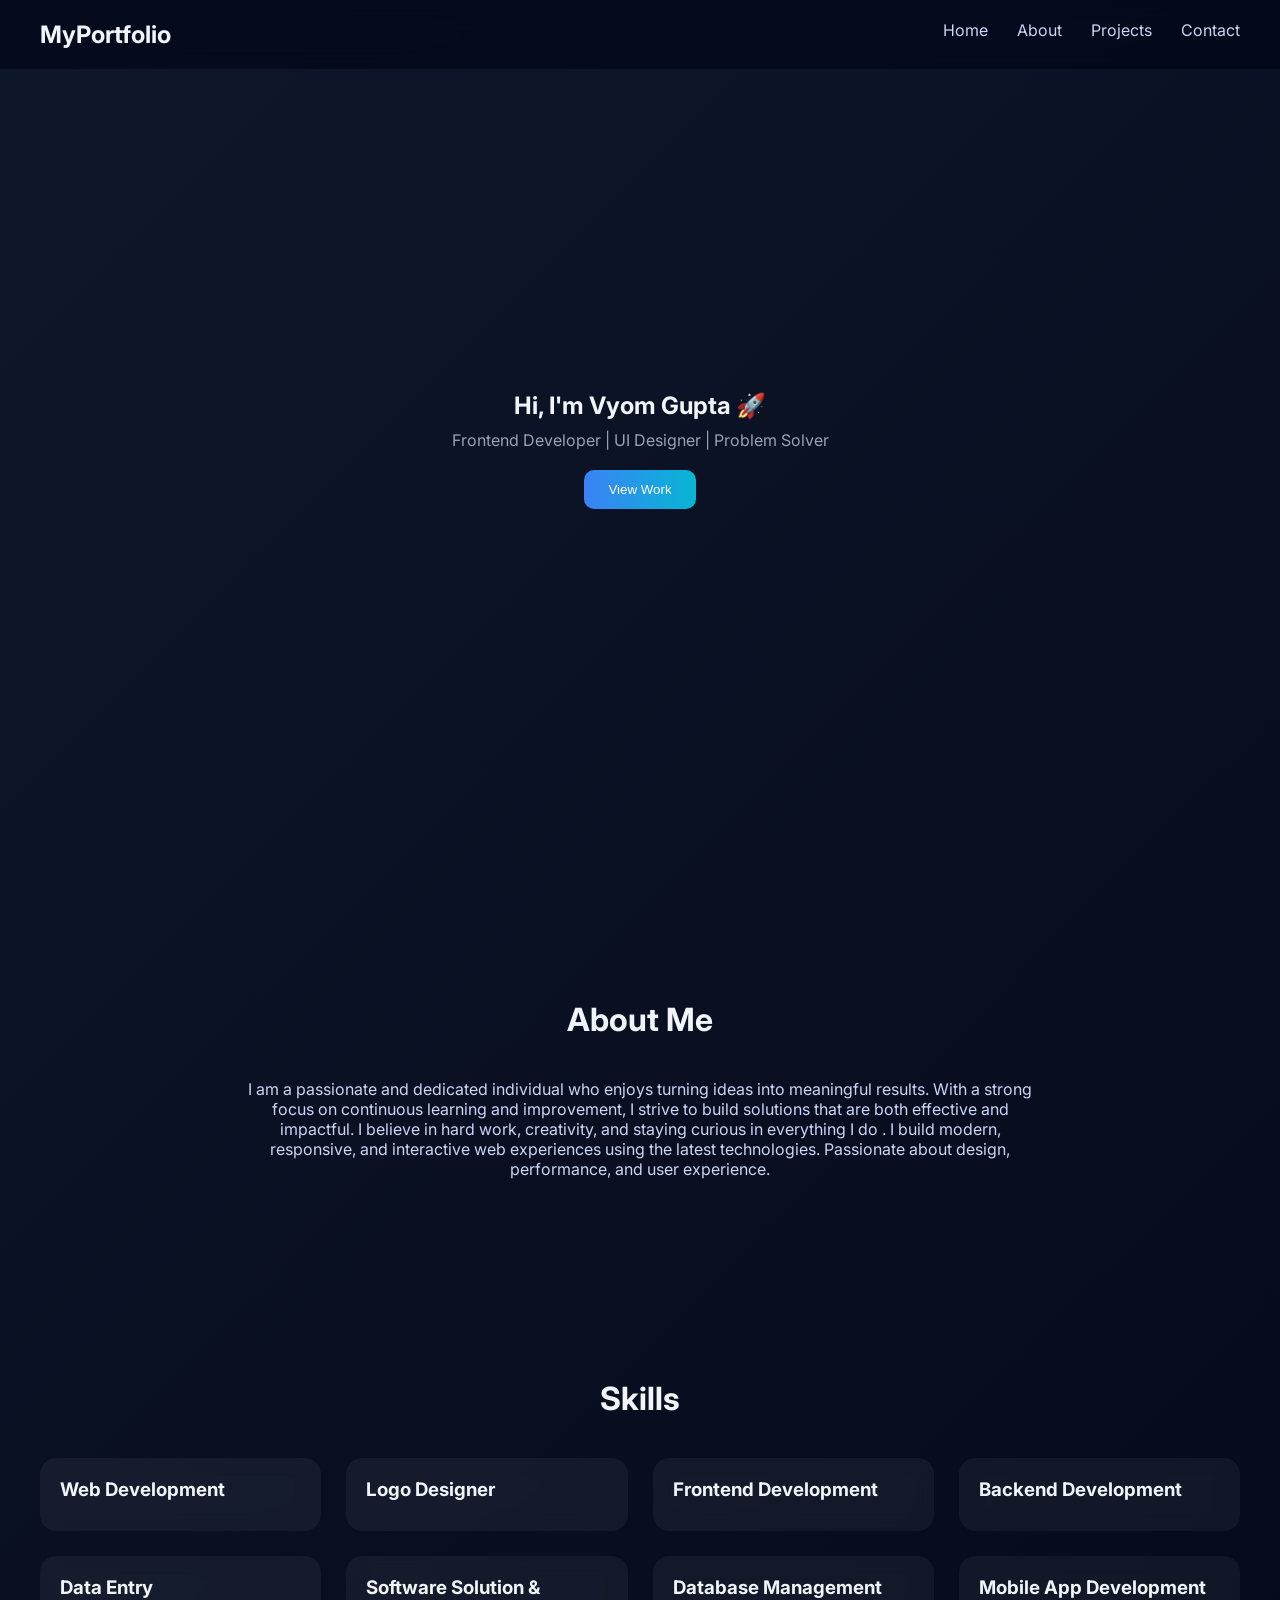
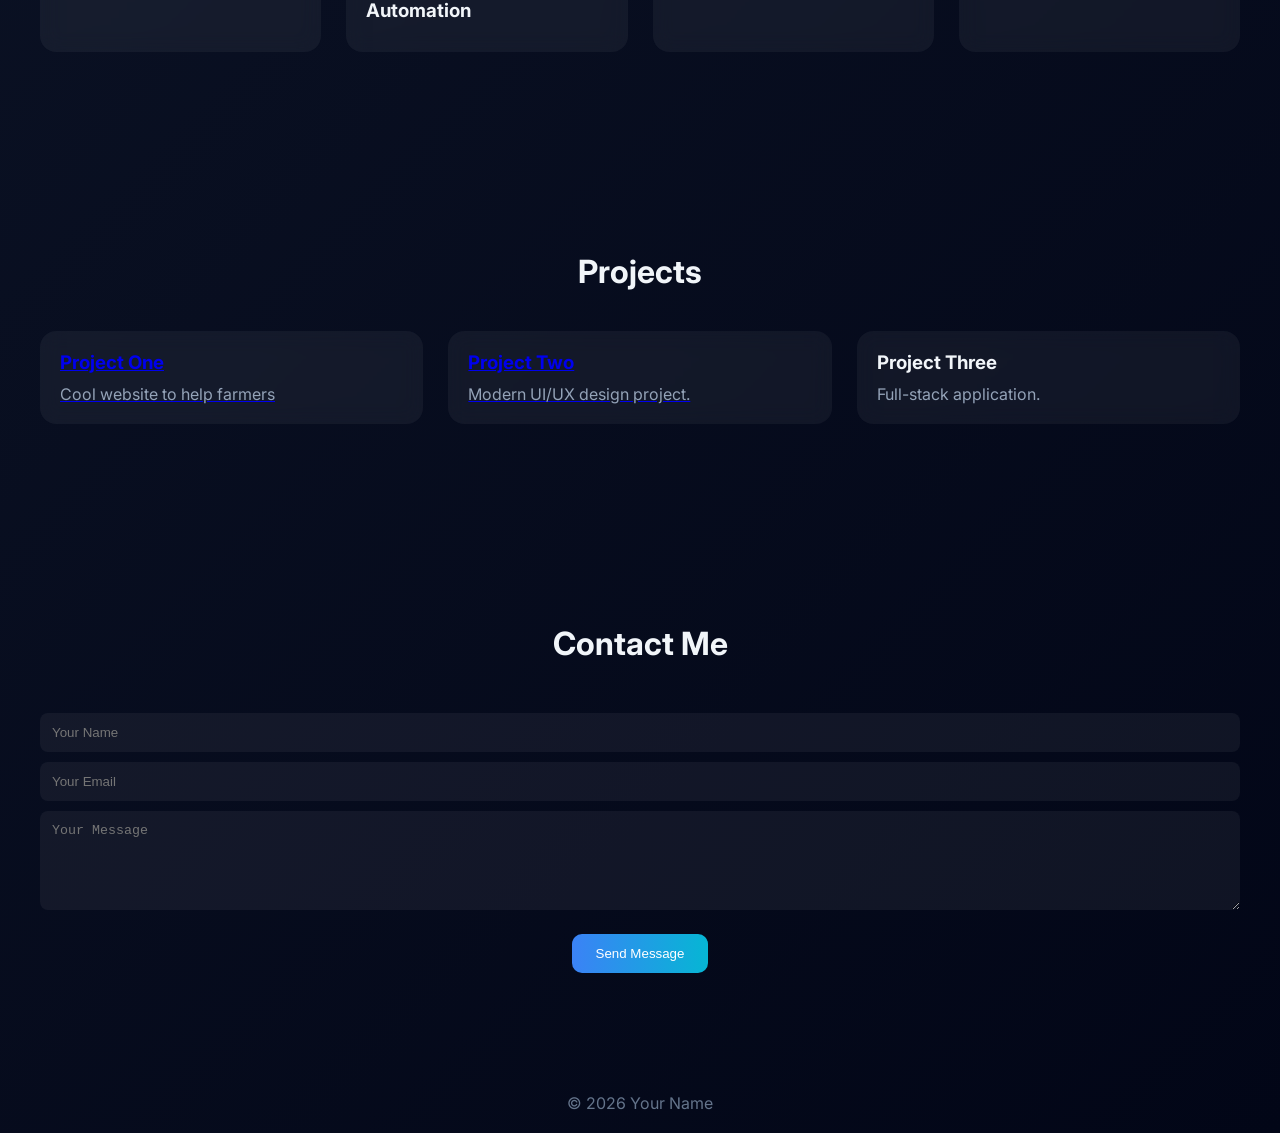
<file: index1.html>
<!DOCTYPE html>
<html lang="en">

<head>
  <meta charset="UTF-8" />
  <meta name="viewport" content="width=device-width, initial-scale=1.0" />
  <title>Advanced Portfolio</title>
  <link href="https://fonts.googleapis.com/css2?family=Inter:wght@300;400;600;700&display=swap" rel="stylesheet">
  <style>
    * {
      margin: 0;
      padding: 0;
      box-sizing: border-box;
    }

    body {
      font-family: 'Inter', sans-serif;
      background: linear-gradient(135deg, #0f172a, #020617);
      color: #f1f5f9;
      scroll-behavior: smooth;
    }

    header {
      position: fixed;
      width: 100%;
      top: 0;
      display: flex;
      justify-content: space-between;
      padding: 20px 40px;
      backdrop-filter: blur(10px);
      background: rgba(2, 6, 23, 0.7);
      z-index: 1000;
    }

    nav a {
      color: #cbd5f5;
      margin-left: 25px;
      text-decoration: none;
      position: relative;
    }

    nav a::after {
      content: '';
      position: absolute;
      width: 0;
      height: 2px;
      background: #3b82f6;
      bottom: -5px;
      left: 0;
      transition: 0.3s;
    }

    nav a:hover::after {
      width: 100%;
    }

    .hero {
      height: 100vh;
      display: flex;
      flex-direction: column;
      justify-content: center;
      align-items: center;
      text-align: center;
    }
    .hero p {
      margin-top: 10px;
      color: #94a3b8;
    }

    .btn {
      margin-top: 20px;
      padding: 12px 24px;
      border-radius: 10px;
      border: none;
      background: linear-gradient(90deg, #3b82f6, #06b6d4);
      color: white;
      cursor: pointer;
      transition: transform 0.3s;
    }

    .btn:hover {
      transform: scale(1.05);
    }

    section {
      padding: 100px 40px;
    }

    .section-title {
      font-size: 32px;
      margin-bottom: 40px;
      text-align: center;
    }

    .projects {
      display: grid;
      grid-template-columns: repeat(auto-fit, minmax(280px, 1fr));
      gap: 25px;
    }

    .card {
      background: rgba(255, 255, 255, 0.05);
      border-radius: 16px;
      padding: 20px;
      backdrop-filter: blur(10px);
      transition: 0.3s;
    }

    .card:hover {
      transform: translateY(-10px) scale(1.02);
      background: rgba(255, 255, 255, 0.08);
    }

    .card h3 {
      margin-bottom: 10px;
    }

    .card p {
      color: #94a3b8;
    }

    .about {
      max-width: 800px;
      margin: auto;
      text-align: center;
      color: #cbd5f5;
    }

    .contact {
      text-align: center;
    }

    input,
    textarea {
      width: 100%;
      padding: 12px;
      margin-top: 10px;
      border-radius: 8px;
      border: none;
      background: rgba(255, 255, 255, 0.05);
      color: white;
    }

    footer {
      text-align: center;
      padding: 20px;
      color: #64748b;
    }

    /* Animation */
    .fade-in {
      opacity: 0;
      transform: translateY(20px);
      transition: all 0.8s ease;
    }

    .show {
      opacity: 1;
      transform: translateY(0);
    }

    @media(max-width:768px) {
      header {
        padding: 15px 20px;
      }

      .hero h1 {
        font-size: 32px;
      }
    }
  </style>
</head>

<body>

  <header>
    <h2>MyPortfolio</h2>
    <nav>
      <a href="#home">Home</a>
      <a href="#about">About</a>
      <a href="#projects">Projects</a>
      <a href="#contact">Contact</a>
    </nav>
  </header>

  <section id="home" class="hero">
    <h1>Hi, I'm Vyom Gupta 🚀</h1>
    <p>Frontend Developer | UI Designer | Problem Solver</p>
    <button class="btn" onclick="scrollToSection('projects')">View Work</button>
  </section>

  <section id="about" class="fade-in">
    <h2 class="section-title">About Me</h2>
    <p class="about">I am a passionate and dedicated individual who enjoys turning ideas into meaningful results. With a strong focus on continuous learning and improvement, I strive to build solutions that are both effective and impactful. I believe in hard work, creativity, and staying curious in everything I do . I build modern, responsive, and interactive web experiences using the latest technologies.
      Passionate about design, performance, and user experience.</p>
  </section>

  <section id="projects" class="fade-in">
    <h2 class="section-title">Skills</h2>
    <div class="projects">
      <div class="card">
        <h3>Web Development</h3>
      </div>
      <div class="card">
        <h3>Logo Designer</h3>
      </div>
      <div class="card">
        <h3>Frontend Development </h3>
      </div>
      <div class="card">
        <h3>Backend Development</h3>
      </div>
      <div class="card">
        <h3>Data Entry</h3>
      </div>
      <div class="card">
        <h3>Software Solution & Automation </h3>
      </div>
      <div class="card">
        <h3>Database Management </h3>
      </div>
      <div class="card">
        <h3>Mobile App Development </h3>
      </div>
    </div>
  </section>

  <section id="projects" class="fade-in">
    <h2 class="section-title">Projects</h2>
    <div class="projects">
      <a href="https://kisan-setu-gamma.vercel.app/" class="overlay">
        <div class="card">
          <h3>Project One</h3>
          <p>Cool website to help farmers</p>
        </div>
      </a>
      <a href="https://vyoms-spectacular-site-5c1d6c.webflow.io/" class="overlay">
        <div class="card">
          <h3>Project Two</h3>
          <p>Modern UI/UX design project.</p>
        </div>
      </a>
      
      <div class="card">
        <h3>Project Three</h3>
        <p>Full-stack application.</p>
      </div>
    </div>
  </section>

  <section id="contact" class="fade-in contact">
    <h2 class="section-title">Contact Me</h2>
    <input type="text" placeholder="Your Name">
    <input type="email" placeholder="Your Email">
    <textarea rows="5" placeholder="Your Message"></textarea>
    <button class="btn">Send Message</button>
  </section>

  <footer>
    <p>© 2026 Your Name</p>
  </footer>

  <script>
    function scrollToSection(id) {
      document.getElementById(id).scrollIntoView({ behavior: 'smooth' });
    }

    const observer = new IntersectionObserver(entries => {
      entries.forEach(entry => {
        if (entry.isIntersecting) {
          entry.target.classList.add('show');
        }
      });
    });

    document.querySelectorAll('.fade-in').forEach(el => observer.observe(el));
  </script>

</body>

</html>
</file>
